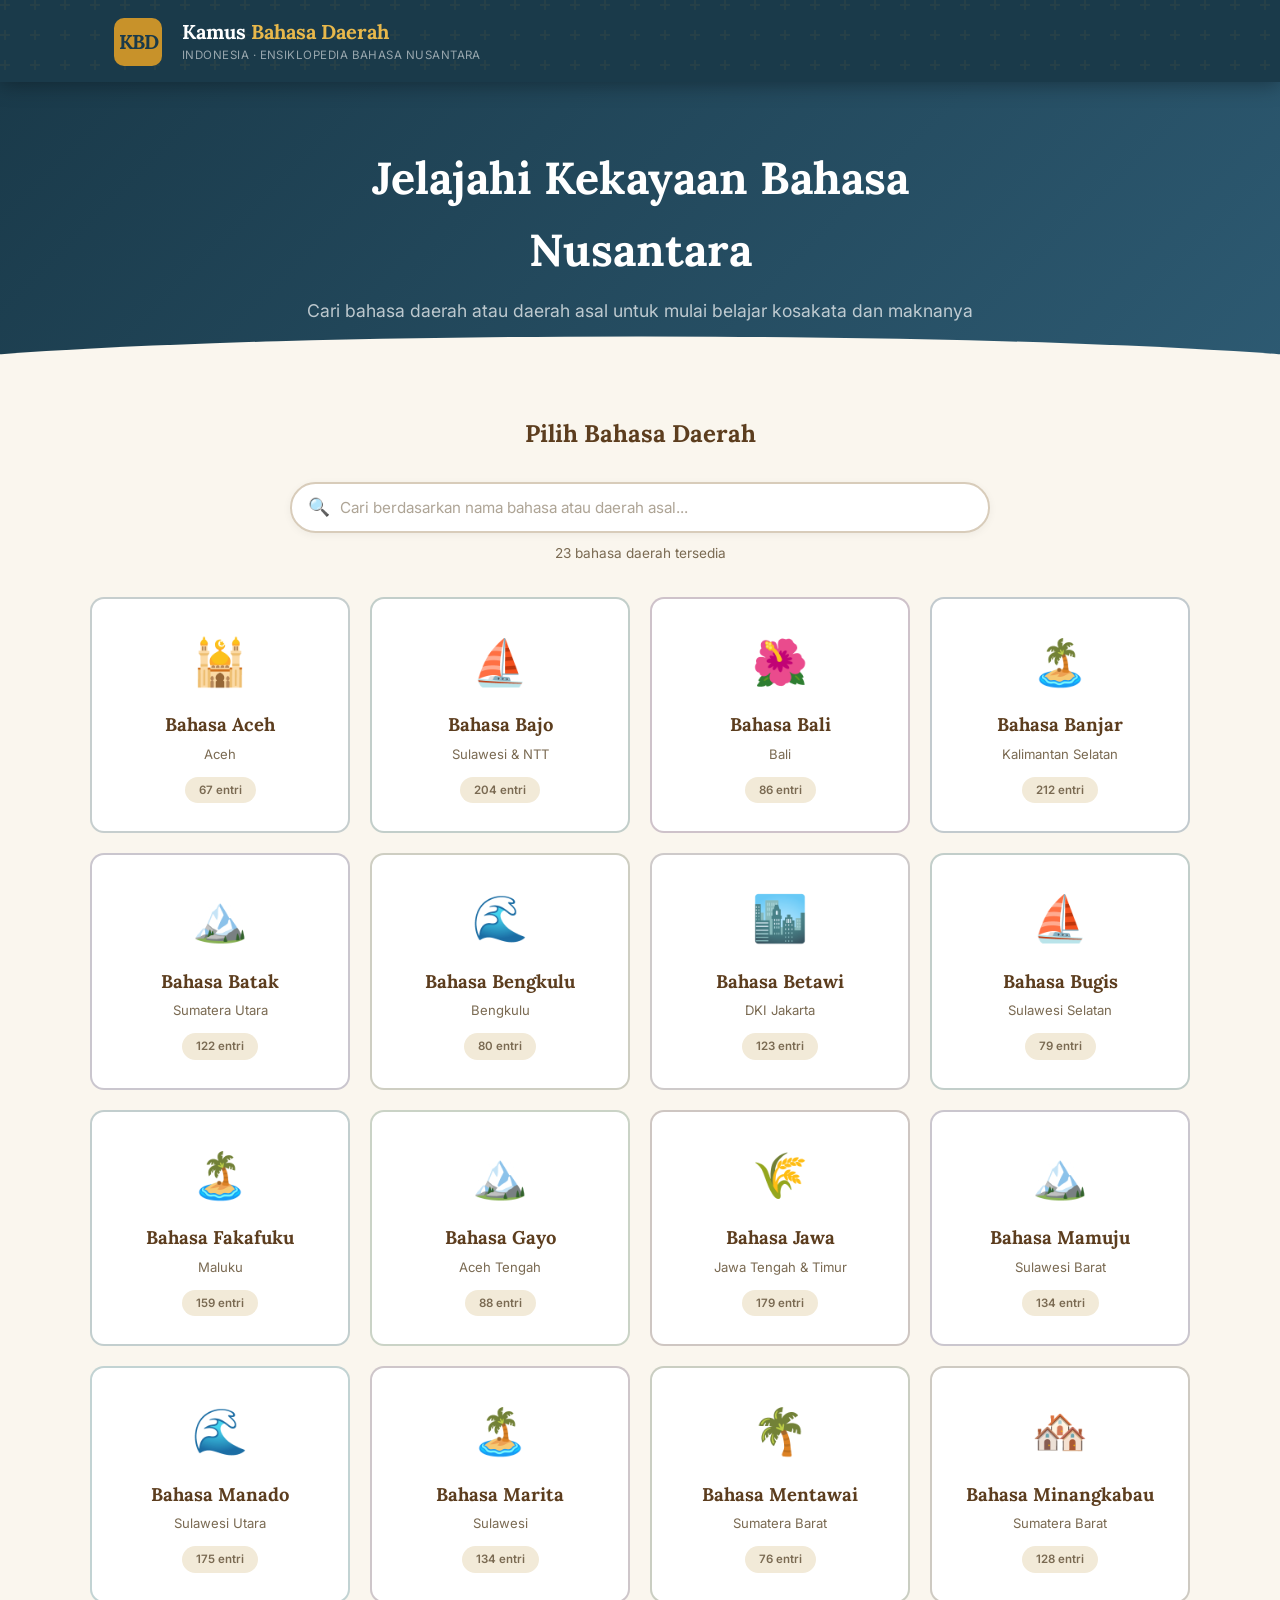
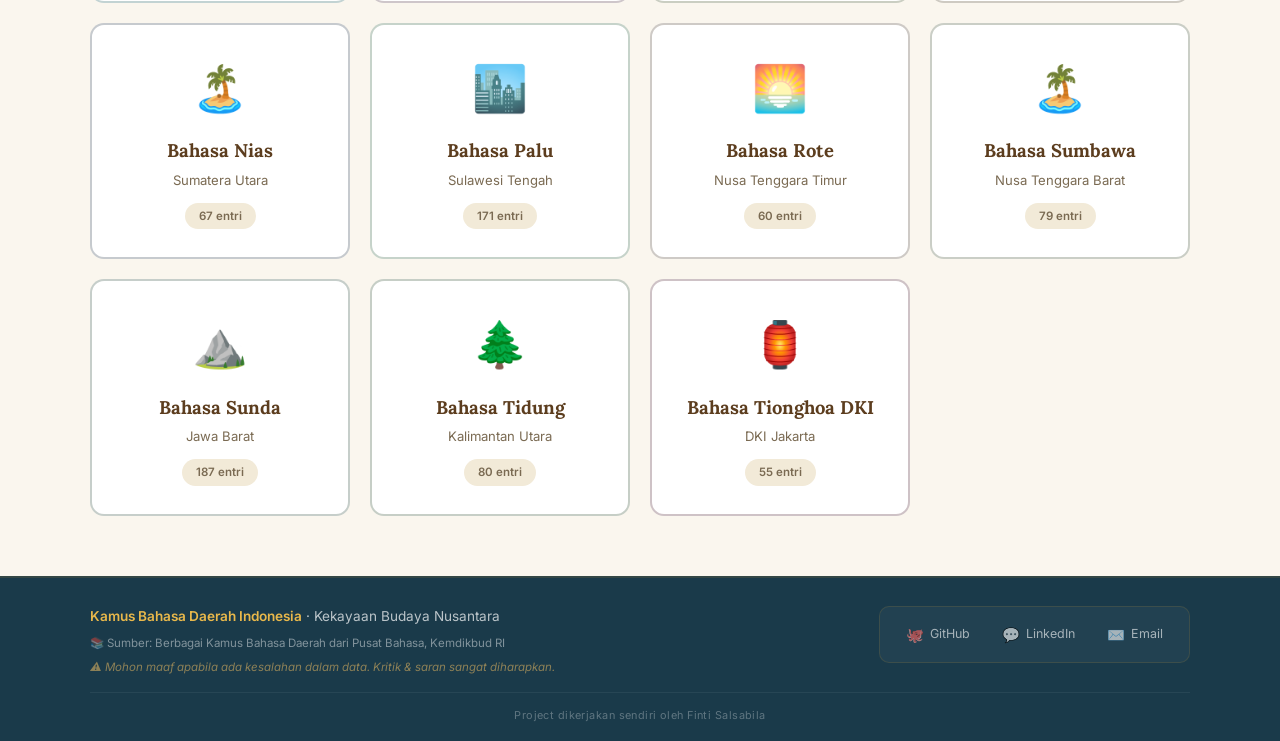
<file: index.html>
<!DOCTYPE html>
<html lang="id">
<head>
    <meta charset="UTF-8" />
    <meta name="viewport" content="width=device-width, initial-scale=1.0" />
    <title>Kamus Bahasa Daerah Indonesia</title>
    
    <!-- FAVICON -->
    <link rel="icon" type="image/png" href="assets/favicon.ico" />
    <link rel="icon" type="image/x-icon" href="assets/favicon.ico" />
    <link rel="apple-touch-icon" href="assets/favicon.ico" />
    
    <link rel="preconnect" href="https://fonts.googleapis.com" />
    <link href="https://fonts.googleapis.com/css2?family=Lora:ital,wght@0,400;0,600;0,700;1,400&family=Inter:wght@300;400;500;600&family=JetBrains+Mono:wght@400;500&display=swap" rel="stylesheet" />
    <link rel="stylesheet" href="styles/main.css" />
</head>
<body>
    <!-- HEADER -->
    <header>
        <div class="header-inner">
            <div class="logo-mark">KBD</div>
            <div class="header-text">
                <h1>Kamus <span>Bahasa Daerah</span></h1>
                <p>Indonesia · Ensiklopedia Bahasa Nusantara</p>
            </div>
        </div>
    </header>

    <!-- HERO SECTION -->
    <section class="hero">
        <div class="hero-inner">
            <h2>Jelajahi Kekayaan Bahasa Nusantara</h2>
            <p>Cari bahasa daerah atau daerah asal untuk mulai belajar kosakata dan maknanya</p>
        </div>
    </section>

    <!-- LANGUAGE SELECTION -->
    <section class="language-selection">
        <div class="container">
            <h3>Pilih Bahasa Daerah</h3>
            
            <!-- SEARCH BAR -->
            <div class="search-container">
                <div class="search-wrapper">
                    <span class="search-icon">🔍</span>
                    <input 
                        type="text" 
                        id="searchRegion" 
                        placeholder="Cari berdasarkan nama bahasa atau daerah asal..." 
                        class="search-input"
                        autocomplete="off"
                    />
                    <button id="clearSearch" class="clear-search" aria-label="Bersihkan pencarian">✕</button>
                </div>
                <div class="search-info" id="searchInfo"></div>
            </div>

            <div class="language-grid" id="languageGrid">
                <!-- Akan diisi oleh JavaScript -->
            </div>
        </div>
    </section>

    <!-- FOOTER -->
    <footer>
        <div class="footer-inner">
            <div class="footer-left">
                <div class="footer-brand">
                    <strong>Kamus Bahasa Daerah Indonesia</strong>
                    <span>· Kekayaan Budaya Nusantara</span>
                </div>
                <div class="footer-credit">
                    <span>📚 Sumber: Berbagai Kamus Bahasa Daerah dari Pusat Bahasa, Kemdikbud RI</span>
                </div>
                <div class="footer-disclaimer">
                    <span>⚠️ Mohon maaf apabila ada kesalahan dalam data. Kritik & saran sangat diharapkan.</span>
                </div>
            </div>
            <div class="footer-right">
                <div class="footer-contact">
                    <!-- <span class="contact-label">📬 Kontak</span> -->
                    <a href="https://github.com/fintisalsabila" target="_blank" rel="noopener noreferrer" class="contact-link">
                        <span class="contact-icon">🐙</span> GitHub
                    </a>
                    <a href="https://www.linkedin.com/in/finti-sasa-sabila-139681183/" target="_blank" rel="noopener noreferrer" class="contact-link">
                        <span class="contact-icon">💬</span> LinkedIn
                    </a>
                    <a href="mailto:finti.sasa.sabila@gmail.com" target="_blank" rel="noopener noreferrer" class="contact-link"> <span class="contact-icon">✉️</span> Email </a>
                </div>
            </div>
        </div>
        <div class="footer-bottom">
            <span>Project dikerjakan sendiri oleh Finti Salsabila</span>
        </div>
    </footer>

    <script src="js/main.js"></script>
</body>
</html>
</file>
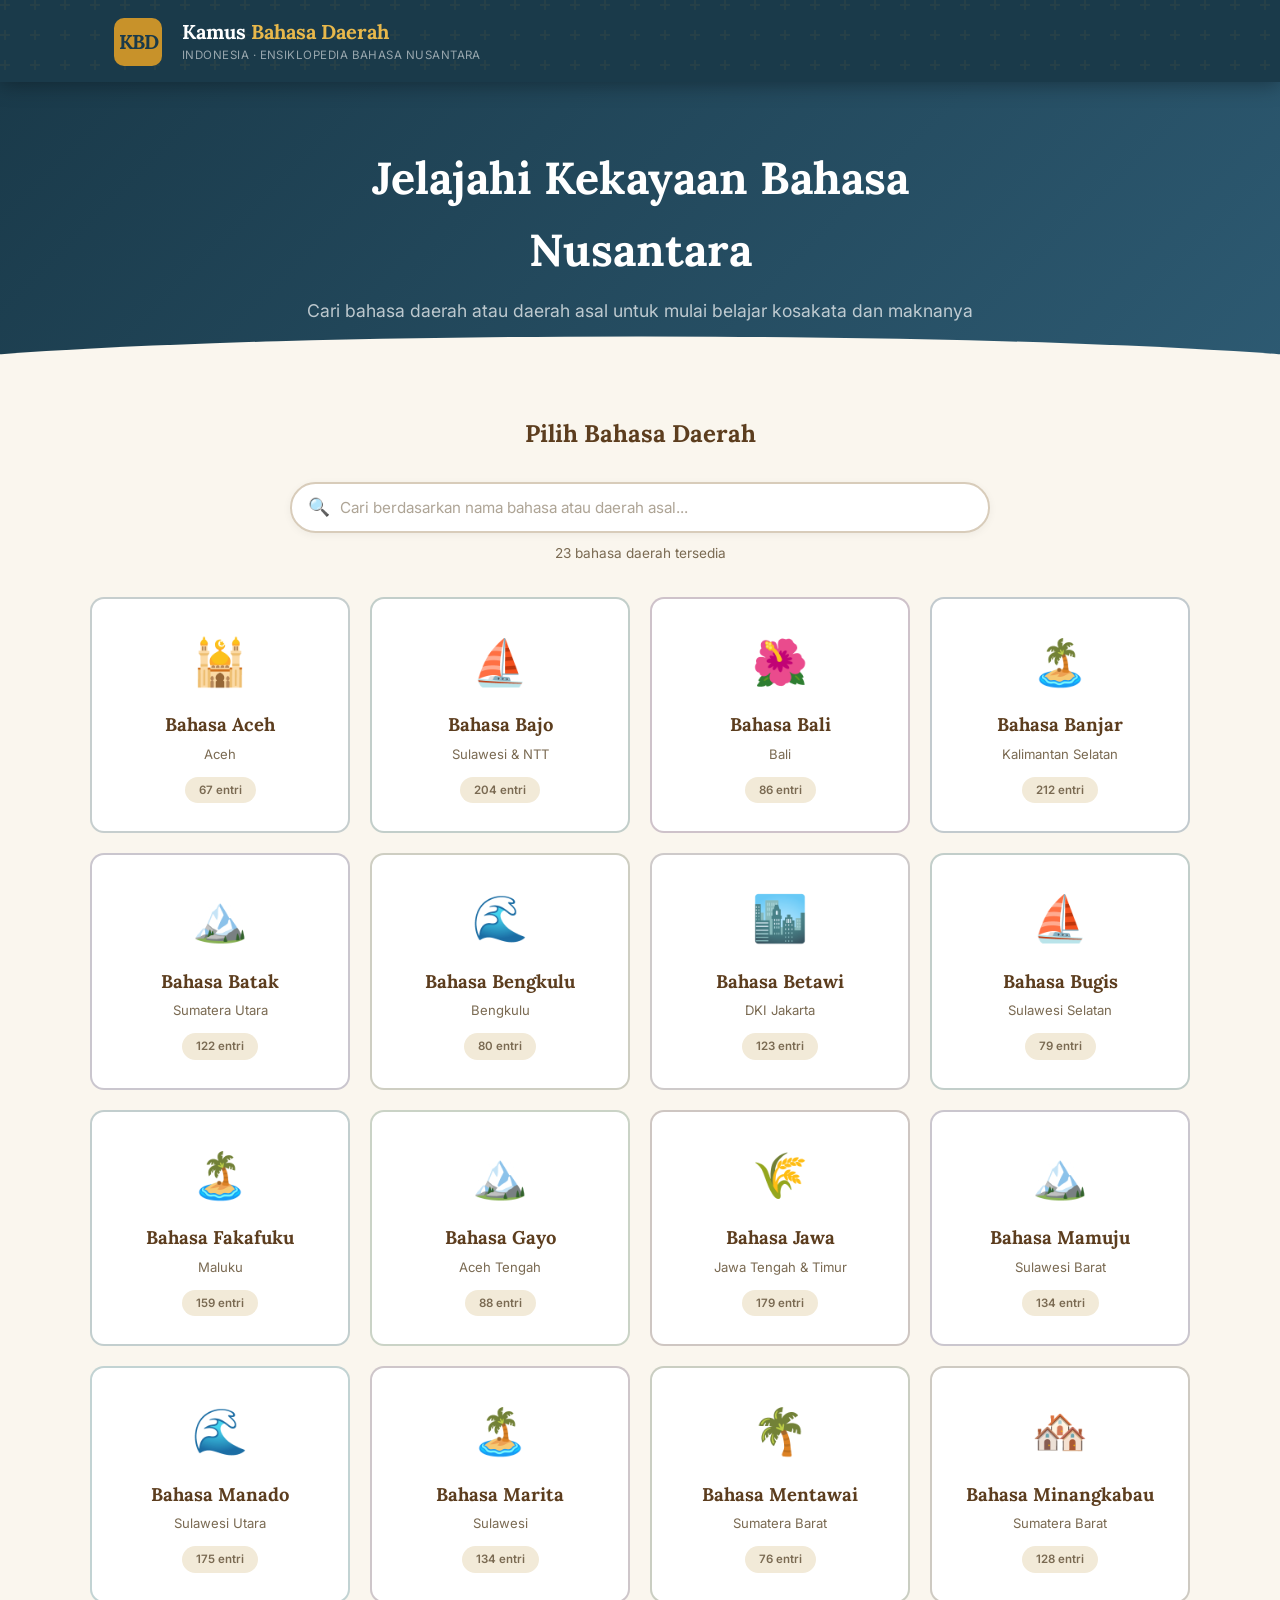
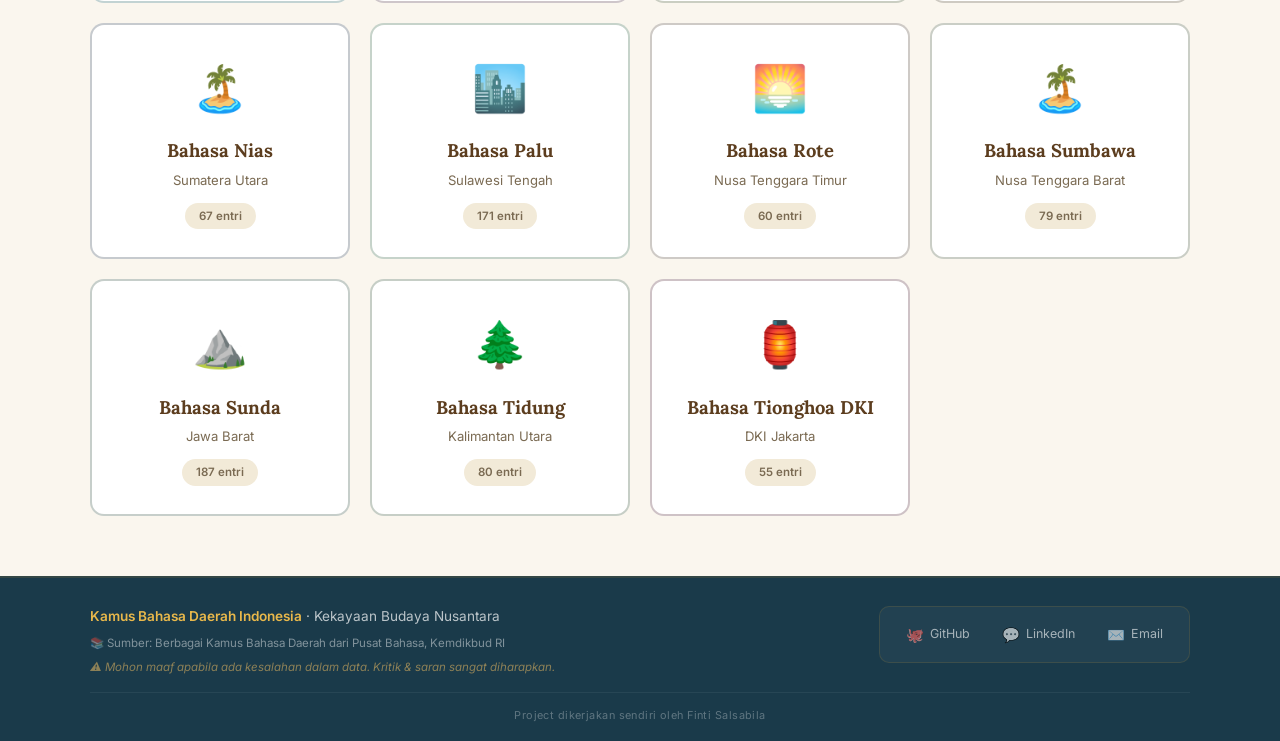
<file: dictionary.html>
<!DOCTYPE html>
<html lang="id">
<head>
    <meta charset="UTF-8" />
    <meta name="viewport" content="width=device-width, initial-scale=1.0" />
    <title>Kamus Bahasa Daerah - Detail</title>
    <link rel="preconnect" href="https://fonts.googleapis.com" />
    <link href="https://fonts.googleapis.com/css2?family=Lora:ital,wght@0,400;0,600;0,700;1,400&family=Inter:wght@300;400;500;600&family=JetBrains+Mono:wght@400;500&display=swap" rel="stylesheet" />
    <link rel="stylesheet" href="styles/main.css" />
    <link rel="stylesheet" href="styles/dictionary.css" />
</head>
<body>
    <!-- HEADER -->
    <header>
        <div class="header-inner">
            <a href="index.html" class="back-btn" aria-label="Kembali ke pilihan bahasa">←</a>
            <div class="logo-mark" id="langEmoji">🌍</div>
            <div class="header-text">
                <h1>Kamus <span id="langName">Bahasa Daerah</span></h1>
                <p id="langRegion">Indonesia</p>
            </div>
            <div class="header-stats">
                <div class="stat-pill"><strong id="totalWords">0</strong> entri</div>
            </div>
        </div>
    </header>

    <!-- HERO SEARCH -->
    <div class="hero">
        <div class="hero-inner">
            <p class="hero-tagline" id="heroTagline">Telusuri kosakata <strong>Bahasa Daerah</strong></p>
            <div class="search-box">
                <input
                    type="search"
                    id="searchInput"
                    class="search-input"
                    placeholder="Cari kata atau arti dalam bahasa Indonesia…"
                    autocomplete="off"
                    spellcheck="false"
                />
                <span class="search-icon">🔍</span>
            </div>
            <div class="search-hint">Tekan <kbd>Esc</kbd> untuk bersihkan · klik kartu untuk detail</div>
        </div>
    </div>

    <!-- FILTER BAR -->
    <div class="filter-bar">
        <span class="filter-label">Kategori</span>
        <button class="filter-btn active" data-filter="all">Semua</button>
        <button class="filter-btn" data-filter="nomina">Nomina</button>
        <button class="filter-btn" data-filter="verba">Verba</button>
        <button class="filter-btn" data-filter="adjektiva">Adjektiva</button>
        <button class="filter-btn" data-filter="adverbia">Adverbia</button>
    </div>

    <!-- ALPHABET BAR -->
    <div class="alphabet-bar" id="alphabetBar"></div>

    <!-- MAIN -->
    <div class="main">
        <div class="results-info" id="resultsInfo"></div>
        <div id="dictContainer"></div>
    </div>

    <!-- MODAL -->
    <div class="modal-overlay" id="modalOverlay">
        <div class="modal" id="modal" role="dialog" aria-modal="true">
            <button class="modal-close" id="modalClose" aria-label="Tutup">✕</button>
            <div class="modal-word" id="mWord"></div>
            <div class="modal-phonetic" id="mPhonetic"></div>
            <div class="entry-meta" id="mMeta"></div>
            <div class="modal-divider"></div>
            <div class="modal-section-title">Definisi</div>
            <div class="modal-definition" id="mDef"></div>
            <div class="modal-source" id="mSource"></div>
            <div class="modal-share">
                <button class="btn-copy" id="btnCopy">Salin Kata</button>
            </div>
        </div>
    </div>

    <!-- SCROLL TOP -->
    <button id="scrollTop" aria-label="Ke atas">↑</button>

    <footer>
        <div id="footerText">Kamus Bahasa Daerah Digital · Dibuat Oleh https://github.com/fintisalsabila</div>
    </footer>

    <script src="js/dictionary.js"></script>
</body>
</html>
</file>
<file: styles/main.css>
:root {
    --gold: #C8922A;
    --gold-lt: #E8B84B;
    --gold-dk: #9B6E1A;
    --earth: #5C3D1E;
    --river: #1A3A4A;
    --river-lt: #2D5A72;
    --cream: #FAF6EE;
    --parchment: #F2EAD8;
    --ink: #1C1208;
    --muted: #7A6A52;
    --border: #D8CCBA;
    --shadow: rgba(28, 18, 8, .10);
    --success: #2A7A2A;
}

*,
*::before,
*::after {
    box-sizing: border-box;
    margin: 0;
    padding: 0;
}

html {
    scroll-behavior: smooth;
}

body {
    font-family: 'Inter', sans-serif;
    background: var(--cream);
    color: var(--ink);
    min-height: 100vh;
    font-size: 15px;
    line-height: 1.6;
}

/* ─── HEADER ─── */
header {
    background: var(--river);
    background-image: url("data:image/svg+xml,%3Csvg width='60' height='60' viewBox='0 0 60 60' xmlns='http://www.w3.org/2000/svg'%3E%3Cg fill='none' fill-rule='evenodd'%3E%3Cg fill='%23C8922A' fill-opacity='0.07'%3E%3Cpath d='M36 34v-4h-2v4h-4v2h4v4h2v-4h4v-2h-4zm0-30V0h-2v4h-4v2h4v4h2V6h4V4h-4zM6 34v-4H4v4H0v2h4v4h2v-4h4v-2H6zM6 4V0H4v4H0v2h4v4h2V6h4V4H6z'/%3E%3C/g%3E%3C/g%3E%3C/svg%3E");
    padding: 0;
    position: sticky;
    top: 0;
    z-index: 100;
    box-shadow: 0 2px 20px rgba(0, 0, 0, .35);
}

.header-inner {
    max-width: 1100px;
    margin: 0 auto;
    padding: 18px 24px 16px;
    display: flex;
    align-items: center;
    gap: 20px;
}

.logo-mark {
    width: 48px;
    height: 48px;
    background: var(--gold);
    border-radius: 10px;
    display: flex;
    align-items: center;
    justify-content: center;
    font-family: 'Lora', serif;
    font-size: 20px;
    font-weight: 700;
    color: var(--river);
    flex-shrink: 0;
    letter-spacing: -1px;
}

.header-text h1 {
    font-family: 'Lora', serif;
    font-size: 1.25rem;
    font-weight: 700;
    color: #fff;
    line-height: 1.2;
}

.header-text h1 span {
    color: var(--gold-lt);
}

.header-text p {
    font-size: 0.72rem;
    color: rgba(255, 255, 255, .55);
    letter-spacing: .04em;
    text-transform: uppercase;
    margin-top: 2px;
}

/* ─── HERO ─── */
.hero {
    background: linear-gradient(135deg, var(--river) 0%, var(--river-lt) 100%);
    padding: 60px 24px 50px;
    text-align: center;
    position: relative;
    overflow: hidden;
}

.hero::after {
    content: '';
    position: absolute;
    bottom: -1px;
    left: 0;
    right: 0;
    height: 40px;
    background: var(--cream);
    clip-path: ellipse(60% 100% at 50% 100%);
}

.hero-inner {
    max-width: 700px;
    margin: 0 auto;
}

.hero h2 {
    font-family: 'Lora', serif;
    font-size: clamp(1.8rem, 4vw, 2.8rem);
    color: #fff;
    font-weight: 700;
    margin-bottom: 12px;
}

.hero p {
    font-size: 1.1rem;
    color: rgba(255, 255, 255, .7);
}

/* ─── LANGUAGE SELECTION ─── */
.language-selection {
    padding: 40px 24px 60px;
}

.container {
    max-width: 1100px;
    margin: 0 auto;
}

.language-selection h3 {
    font-family: 'Lora', serif;
    font-size: 1.5rem;
    color: var(--earth);
    margin-bottom: 28px;
    text-align: center;
}

.language-grid {
    display: grid;
    grid-template-columns: repeat(auto-fill, minmax(260px, 1fr));
    gap: 20px;
}

.language-card {
    background: #fff;
    border: 2px solid var(--border);
    border-radius: 14px;
    padding: 28px 20px;
    text-align: center;
    cursor: pointer;
    transition: all .25s ease;
    position: relative;
    overflow: hidden;
}

.language-card::before {
    content: '';
    position: absolute;
    top: 0;
    left: 0;
    right: 0;
    height: 4px;
    background: var(--gold);
    opacity: 0;
    transition: opacity .25s;
}

.language-card:hover {
    transform: translateY(-6px);
    box-shadow: 0 8px 30px var(--shadow);
    border-color: var(--gold-lt);
}

.language-card:hover::before {
    opacity: 1;
}

.language-card .emoji {
    font-size: 2.8rem;
    display: block;
    margin-bottom: 12px;
}

.language-card .name {
    font-family: 'Lora', serif;
    font-size: 1.15rem;
    font-weight: 700;
    color: var(--earth);
    margin-bottom: 4px;
}

.language-card .region {
    font-size: 0.82rem;
    color: var(--muted);
}

.language-card .count {
    display: inline-block;
    margin-top: 12px;
    background: var(--parchment);
    border-radius: 999px;
    padding: 4px 14px;
    font-size: 0.72rem;
    font-weight: 600;
    color: var(--muted);
}

/* ─── SEARCH BAR ──────────────────────────────────────────────────────────── */
.search-container {
    max-width: 700px;
    margin: 0 auto 32px;
}

.search-wrapper {
    position: relative;
    display: flex;
    align-items: center;
    background: #fff;
    border: 2px solid var(--border);
    border-radius: 50px;
    padding: 0 16px;
    transition: all .3s ease;
    box-shadow: 0 2px 8px rgba(0, 0, 0, .05);
}

.search-wrapper:focus-within {
    border-color: var(--gold);
    box-shadow: 0 4px 20px rgba(200, 146, 42, .15);
}

.search-icon {
    font-size: 1.1rem;
    color: var(--muted);
    margin-right: 10px;
    flex-shrink: 0;
}

.search-input {
    flex: 1;
    padding: 14px 0;
    border: none;
    outline: none;
    font-family: 'Inter', sans-serif;
    font-size: 0.95rem;
    background: transparent;
    color: var(--ink);
}

.search-input::placeholder {
    color: var(--muted);
    opacity: 0.6;
}

.clear-search {
    display: none;
    align-items: center;
    justify-content: center;
    width: 28px;
    height: 28px;
    border: none;
    background: var(--parchment);
    border-radius: 50%;
    color: var(--muted);
    font-size: 0.8rem;
    cursor: pointer;
    transition: all .2s ease;
    flex-shrink: 0;
}

.clear-search:hover {
    background: var(--gold);
    color: #fff;
    transform: scale(1.1);
}

.search-info {
    margin-top: 10px;
    font-size: 0.85rem;
    color: var(--muted);
    text-align: center;
    display: none;
}

.search-info strong {
    color: var(--earth);
    font-weight: 600;
}

/* ─── EMPTY SEARCH STATE ──────────────────────────────────────────────────── */
.empty-search {
    grid-column: 1 / -1;
    text-align: center;
    padding: 60px 20px;
    background: #fff;
    border-radius: 16px;
    border: 2px dashed var(--border);
}

.empty-icon {
    font-size: 3rem;
    display: block;
    margin-bottom: 16px;
}

.empty-search h3 {
    font-family: 'Lora', serif;
    font-size: 1.3rem;
    color: var(--earth);
    margin-bottom: 8px;
}

.empty-search p {
    color: var(--muted);
    font-size: 0.95rem;
}

.empty-hint {
    font-size: 0.85rem !important;
    color: var(--muted);
    opacity: 0.7;
    margin-top: 4px;
}

/* ─── HIGHLIGHT MATCH ─────────────────────────────────────────────────────── */
.highlight {
    background: var(--gold-lt);
    color: var(--ink);
    padding: 1px 4px;
    border-radius: 3px;
    font-weight: 600;
}

/* ─── RESPONSIVE SEARCH ──────────────────────────────────────────────────── */
@media (max-width: 640px) {
    .search-wrapper {
        padding: 0 12px;
        border-radius: 40px;
    }

    .search-input {
        padding: 12px 0;
        font-size: 0.9rem;
    }

    .search-icon {
        font-size: 0.95rem;
        margin-right: 8px;
    }

    .clear-search {
        width: 24px;
        height: 24px;
        font-size: 0.7rem;
    }

    .search-info {
        font-size: 0.8rem;
    }

    .empty-search {
        padding: 40px 16px;
    }

    .empty-icon {
        font-size: 2.5rem;
    }

    .empty-search h3 {
        font-size: 1.1rem;
    }
}

/* ─── FOOTER ─── */
footer {
    background: var(--river);
    color: rgba(255, 255, 255, .6);
    padding: 28px 24px 16px;
    font-size: 0.78rem;
    line-height: 1.6;
    border-top: 2px solid rgba(200, 146, 42, .15);
}

.footer-inner {
    max-width: 1100px;
    margin: 0 auto;
    display: flex;
    justify-content: space-between;
    align-items: flex-start;
    flex-wrap: wrap;
    gap: 30px;
}

.footer-left {
    flex: 1;
    min-width: 280px;
}

.footer-right {
    flex-shrink: 0;
}

.footer-brand {
    font-size: 0.85rem;
    color: rgba(255, 255, 255, .7);
    margin-bottom: 6px;
}

.footer-brand strong {
    color: var(--gold-lt);
    font-weight: 600;
}

.footer-credit {
    font-size: 0.72rem;
    color: rgba(255, 255, 255, .45);
    margin-bottom: 6px;
}

.footer-disclaimer {
    font-size: 0.72rem;
    color: rgba(255, 200, 100, .5);
    font-style: italic;
    margin-top: 4px;
}

/* ─── KONTAK HORIZONTAL (KE SAMPING) ─── */
.footer-contact {
    background: rgba(255, 255, 255, .04);
    padding: 12px 18px;
    border-radius: 10px;
    border: 1px solid rgba(200, 146, 42, .15);
    display: flex;
    align-items: center;
    gap: 16px;
    flex-wrap: wrap;
}

.contact-label {
    font-size: 0.7rem;
    font-weight: 600;
    color: var(--gold-lt);
    text-transform: uppercase;
    letter-spacing: .06em;
}

.contact-links {
    display: flex;
    align-items: center;
    gap: 16px;
    flex-wrap: wrap;
}

.contact-link {
    display: flex;
    align-items: center;
    gap: 6px;
    color: rgba(255, 255, 255, .6);
    text-decoration: none;
    font-size: 0.78rem;
    transition: color .2s, transform .15s;
    padding: 4px 8px;
    border-radius: 6px;
}

.contact-link:hover {
    color: var(--gold-lt);
    background: rgba(200, 146, 42, .1);
    transform: translateY(-2px);
}

.contact-icon {
    font-size: 0.9rem;
}

/* ─── BAGIAN BAWAH FOOTER ─── */
.footer-bottom {
    max-width: 1100px;
    margin: 16px auto 0;
    padding-top: 14px;
    border-top: 1px solid rgba(255, 255, 255, .06);
    text-align: center;
    font-size: 0.68rem;
    color: rgba(255, 255, 255, .3);
    letter-spacing: .04em;
}

/* ─── RESPONSIVE ─── */
@media (max-width: 640px) {
    .language-grid {
        grid-template-columns: 1fr 1fr;
        gap: 14px;
    }

    .language-card {
        padding: 20px 14px;
    }

    .language-card .emoji {
        font-size: 2rem;
    }

    .language-card .name {
        font-size: 0.95rem;
    }

    .footer-inner {
        flex-direction: column;
        gap: 20px;
    }

    .footer-left {
        min-width: unset;
        width: 100%;
    }

    .footer-right {
        width: 100%;
    }

    .footer-contact {
        flex-direction: row;
        flex-wrap: wrap;
        justify-content: center;
        padding: 10px 14px;
        gap: 8px 16px;
    }

    .contact-label {
        width: 100%;
        text-align: center;
        margin-bottom: 0;
    }

    .contact-links {
        justify-content: center;
        gap: 12px;
    }

    .contact-link {
        padding: 4px 6px;
    }

    .contact-link:hover {
        transform: none;
    }
}

@media (max-width: 440px) {
    .language-grid {
        grid-template-columns: 1fr;
    }

    .contact-links {
        flex-direction: row;
        flex-wrap: wrap;
        justify-content: center;
    }
}
</file>
<file: styles/dictionary.css>
/* ─── BACK BUTTON ─── */
.back-btn {
    color: #fff;
    text-decoration: none;
    font-size: 1.5rem;
    font-weight: 300;
    padding: 4px 8px;
    border-radius: 8px;
    transition: background .2s;
    flex-shrink: 0;
}

.back-btn:hover {
    background: rgba(255, 255, 255, .12);
}

/* ─── HEADER STATS ─── */
.header-stats {
    margin-left: auto;
    display: flex;
    gap: 16px;
    align-items: center;
}

.stat-pill {
    background: rgba(255, 255, 255, .08);
    border: 1px solid rgba(200, 146, 42, .25);
    border-radius: 999px;
    padding: 5px 14px;
    font-size: 0.72rem;
    color: rgba(255, 255, 255, .7);
    white-space: nowrap;
}

.stat-pill strong {
    color: var(--gold-lt);
}

/* ─── HERO SEARCH ─── */
.hero {
    background: var(--river);
    padding: 40px 24px 48px;
    position: relative;
    overflow: hidden;
}

.hero::after {
    content: '';
    position: absolute;
    bottom: -1px;
    left: 0;
    right: 0;
    height: 40px;
    background: var(--cream);
    clip-path: ellipse(60% 100% at 50% 100%);
}

.hero-inner {
    max-width: 680px;
    margin: 0 auto;
    text-align: center;
}

.hero-tagline {
    font-family: 'Lora', serif;
    font-size: clamp(1.1rem, 3vw, 1.35rem);
    color: rgba(255, 255, 255, .7);
    font-style: italic;
    margin-bottom: 24px;
}

.hero-tagline strong {
    color: var(--gold-lt);
    font-style: normal;
}

.search-box {
    position: relative;
    max-width: 560px;
    margin: 0 auto;
}

.search-input {
    width: 100%;
    padding: 16px 56px 16px 20px;
    font-size: 1.05rem;
    font-family: 'Inter', sans-serif;
    background: rgba(255, 255, 255, .97);
    border: 2px solid transparent;
    border-radius: 14px;
    outline: none;
    color: var(--ink);
    box-shadow: 0 4px 30px rgba(0, 0, 0, .25), 0 0 0 0 var(--gold);
    transition: border-color .2s, box-shadow .2s;
}

.search-input:focus {
    border-color: var(--gold);
    box-shadow: 0 4px 30px rgba(0, 0, 0, .25), 0 0 0 3px rgba(200, 146, 42, .25);
}

.search-input::placeholder {
    color: #aaa;
}

.search-icon {
    position: absolute;
    right: 18px;
    top: 50%;
    transform: translateY(-50%);
    color: var(--muted);
    pointer-events: none;
    font-size: 1.1rem;
}

.search-hint {
    margin-top: 12px;
    font-size: 0.75rem;
    color: rgba(255, 255, 255, .4);
}

.search-hint kbd {
    background: rgba(255, 255, 255, .12);
    border: 1px solid rgba(255, 255, 255, .2);
    border-radius: 4px;
    padding: 1px 6px;
    font-family: 'JetBrains Mono', monospace;
    font-size: 0.7rem;
}

/* ─── FILTER BAR ─── */
.filter-bar {
    max-width: 1100px;
    margin: 32px auto 0;
    padding: 0 24px;
    display: flex;
    flex-wrap: wrap;
    gap: 10px;
    align-items: center;
}

.filter-label {
    font-size: 0.75rem;
    font-weight: 600;
    color: var(--muted);
    text-transform: uppercase;
    letter-spacing: .06em;
    margin-right: 4px;
}

.filter-btn {
    border: 1.5px solid var(--border);
    background: #fff;
    border-radius: 999px;
    padding: 5px 14px;
    font-size: 0.78rem;
    font-family: 'Inter', sans-serif;
    color: var(--muted);
    cursor: pointer;
    transition: all .18s;
    font-weight: 500;
}

.filter-btn:hover {
    border-color: var(--gold);
    color: var(--gold-dk);
}

.filter-btn.active {
    background: var(--gold);
    border-color: var(--gold);
    color: #fff;
}

/* ─── ALPHABET BAR ─── */
.alphabet-bar {
    max-width: 1100px;
    margin: 20px auto 0;
    padding: 0 24px;
    display: flex;
    flex-wrap: wrap;
    gap: 4px;
}

.alpha-btn {
    width: 32px;
    height: 32px;
    border: 1.5px solid var(--border);
    background: #fff;
    border-radius: 7px;
    font-size: 0.78rem;
    font-weight: 600;
    color: var(--muted);
    cursor: pointer;
    display: flex;
    align-items: center;
    justify-content: center;
    transition: all .15s;
    font-family: 'Lora', serif;
}

.alpha-btn:hover:not(:disabled) {
    border-color: var(--gold-lt);
    color: var(--gold-dk);
}

.alpha-btn.active {
    background: var(--river);
    border-color: var(--river);
    color: #fff;
}

.alpha-btn.has-entries {
    border-color: #C0B49A;
}

.alpha-btn:disabled {
    opacity: .3;
    cursor: not-allowed;
}

/* ─── MAIN CONTENT ─── */
.main {
    max-width: 1100px;
    margin: 0 auto;
    padding: 28px 24px 80px;
}

/* ─── RESULTS INFO ─── */
.results-info {
    font-size: 0.82rem;
    color: var(--muted);
    margin-bottom: 20px;
    display: flex;
    align-items: center;
    gap: 8px;
    flex-wrap: wrap;
}

.results-info strong {
    color: var(--earth);
}

.clear-btn {
    background: none;
    border: none;
    color: var(--gold-dk);
    font-size: 0.78rem;
    cursor: pointer;
    text-decoration: underline;
    font-family: 'Inter', sans-serif;
    padding: 0;
}

/* ─── LETTER SECTION ─── */
.letter-section {
    margin-bottom: 40px;
}

.letter-heading {
    font-family: 'Lora', serif;
    font-size: 2.2rem;
    font-weight: 700;
    color: var(--gold);
    border-bottom: 2px solid var(--parchment);
    padding-bottom: 8px;
    margin-bottom: 20px;
    display: flex;
    align-items: baseline;
    gap: 12px;
}

.letter-heading::after {
    content: attr(data-count) ' kata';
    font-size: 0.78rem;
    font-family: 'Inter', sans-serif;
    font-weight: 500;
    color: var(--muted);
}

/* ─── ENTRY CARDS ─── */
.entries-grid {
    display: grid;
    grid-template-columns: repeat(auto-fill, minmax(340px, 1fr));
    gap: 14px;
}

.entry-card {
    background: #fff;
    border: 1.5px solid var(--border);
    border-radius: 12px;
    padding: 18px 20px;
    transition: border-color .18s, box-shadow .18s, transform .15s;
    cursor: pointer;
    position: relative;
    overflow: hidden;
}

.entry-card::before {
    content: '';
    position: absolute;
    left: 0;
    top: 0;
    bottom: 0;
    width: 3px;
    background: var(--gold);
    opacity: 0;
    transition: opacity .18s;
}

.entry-card:hover {
    border-color: var(--gold-lt);
    box-shadow: 0 4px 20px var(--shadow);
    transform: translateY(-2px);
}

.entry-card:hover::before {
    opacity: 1;
}

.entry-word {
    font-family: 'Lora', serif;
    font-size: 1.25rem;
    font-weight: 700;
    color: var(--earth);
    margin-bottom: 4px;
}

.entry-meta {
    display: flex;
    gap: 6px;
    flex-wrap: wrap;
    margin-bottom: 8px;
}

.tag {
    display: inline-block;
    border-radius: 4px;
    padding: 2px 8px;
    font-size: 0.68rem;
    font-weight: 600;
    letter-spacing: .03em;
    text-transform: lowercase;
    font-family: 'JetBrains Mono', monospace;
}

.tag-pos {
    background: var(--parchment);
    color: var(--muted);
    border: 1px solid var(--border);
}

.tag-dialect {
    background: rgba(26, 58, 74, .1);
    color: var(--tag-kuala, #1A3A4A);
    border: 1px solid rgba(26, 58, 74, .2);
}

.entry-definition {
    font-size: 0.88rem;
    color: #3A3020;
    line-height: 1.55;
}

.entry-definition mark {
    background: rgba(200, 146, 42, .2);
    color: inherit;
    border-radius: 2px;
    padding: 0 1px;
}

/* ─── DETAIL MODAL ─── */
.modal-overlay {
    position: fixed;
    inset: 0;
    background: rgba(28, 18, 8, .6);
    z-index: 200;
    display: flex;
    align-items: center;
    justify-content: center;
    padding: 20px;
    backdrop-filter: blur(3px);
    opacity: 0;
    pointer-events: none;
    transition: opacity .22s;
}

.modal-overlay.open {
    opacity: 1;
    pointer-events: all;
}

.modal {
    background: var(--cream);
    border-radius: 18px;
    max-width: 520px;
    width: 100%;
    padding: 36px;
    box-shadow: 0 20px 80px rgba(0, 0, 0, .35);
    transform: translateY(20px) scale(.97);
    transition: transform .22s;
    position: relative;
    max-height: 90vh;
    overflow-y: auto;
}

.modal-overlay.open .modal {
    transform: translateY(0) scale(1);
}

.modal-close {
    position: absolute;
    top: 18px;
    right: 18px;
    width: 32px;
    height: 32px;
    background: var(--parchment);
    border: none;
    border-radius: 50%;
    cursor: pointer;
    display: flex;
    align-items: center;
    justify-content: center;
    font-size: 1rem;
    color: var(--muted);
    transition: background .15s;
}

.modal-close:hover {
    background: var(--border);
}

.modal-word {
    font-family: 'Lora', serif;
    font-size: 2.2rem;
    font-weight: 700;
    color: var(--earth);
    margin-bottom: 4px;
}

.modal-phonetic {
    font-family: 'JetBrains Mono', monospace;
    font-size: 0.82rem;
    color: var(--muted);
    margin-bottom: 16px;
}

.modal-divider {
    height: 1px;
    background: var(--border);
    margin: 20px 0;
}

.modal-section-title {
    font-size: 0.7rem;
    font-weight: 700;
    text-transform: uppercase;
    letter-spacing: .08em;
    color: var(--muted);
    margin-bottom: 8px;
}

.modal-definition {
    font-size: 1rem;
    color: var(--ink);
    line-height: 1.65;
    font-family: 'Lora', serif;
}

.modal-source {
    margin-top: 20px;
    font-size: 0.75rem;
    color: var(--muted);
    display: flex;
    align-items: center;
    gap: 6px;
}

.modal-source::before {
    content: '📚';
    font-size: 0.85rem;
}

.modal-share {
    margin-top: 24px;
    display: flex;
    gap: 8px;
}

.btn-copy {
    flex: 1;
    padding: 10px;
    background: var(--river);
    color: #fff;
    border: none;
    border-radius: 8px;
    font-size: 0.8rem;
    font-family: 'Inter', sans-serif;
    font-weight: 500;
    cursor: pointer;
    transition: background .15s;
}

.btn-copy:hover {
    background: var(--river-lt);
}

.btn-copy.copied {
    background: var(--success);
}

/* ─── EMPTY STATE ─── */
.empty-state {
    text-align: center;
    padding: 80px 20px;
}

.empty-state .icon {
    font-size: 3rem;
    margin-bottom: 16px;
}

.empty-state h3 {
    font-family: 'Lora', serif;
    font-size: 1.3rem;
    color: var(--earth);
    margin-bottom: 8px;
}

.empty-state p {
    font-size: 0.88rem;
    color: var(--muted);
    max-width: 320px;
    margin: 0 auto;
}

/* ─── SCROLL TOP ─── */
#scrollTop {
    position: fixed;
    bottom: 28px;
    right: 28px;
    width: 44px;
    height: 44px;
    background: var(--river);
    color: #fff;
    border: none;
    border-radius: 50%;
    font-size: 1.1rem;
    cursor: pointer;
    box-shadow: 0 4px 16px rgba(0, 0, 0, .25);
    display: none;
    align-items: center;
    justify-content: center;
    z-index: 99;
    transition: background .15s;
}

#scrollTop:hover {
    background: var(--river-lt);
}

#scrollTop.visible {
    display: flex;
}

/* ─── RESPONSIVE ─── */
@media (max-width: 640px) {
    .header-stats {
        display: none;
    }

    .entries-grid {
        grid-template-columns: 1fr;
    }

    .hero {
        padding: 28px 16px 44px;
    }

    .filter-bar,
    .alphabet-bar,
    .main {
        padding-left: 16px;
        padding-right: 16px;
    }

    .modal {
        padding: 24px;
        border-radius: 14px;
    }

    .modal-word {
        font-size: 1.7rem;
    }
}
</file>
